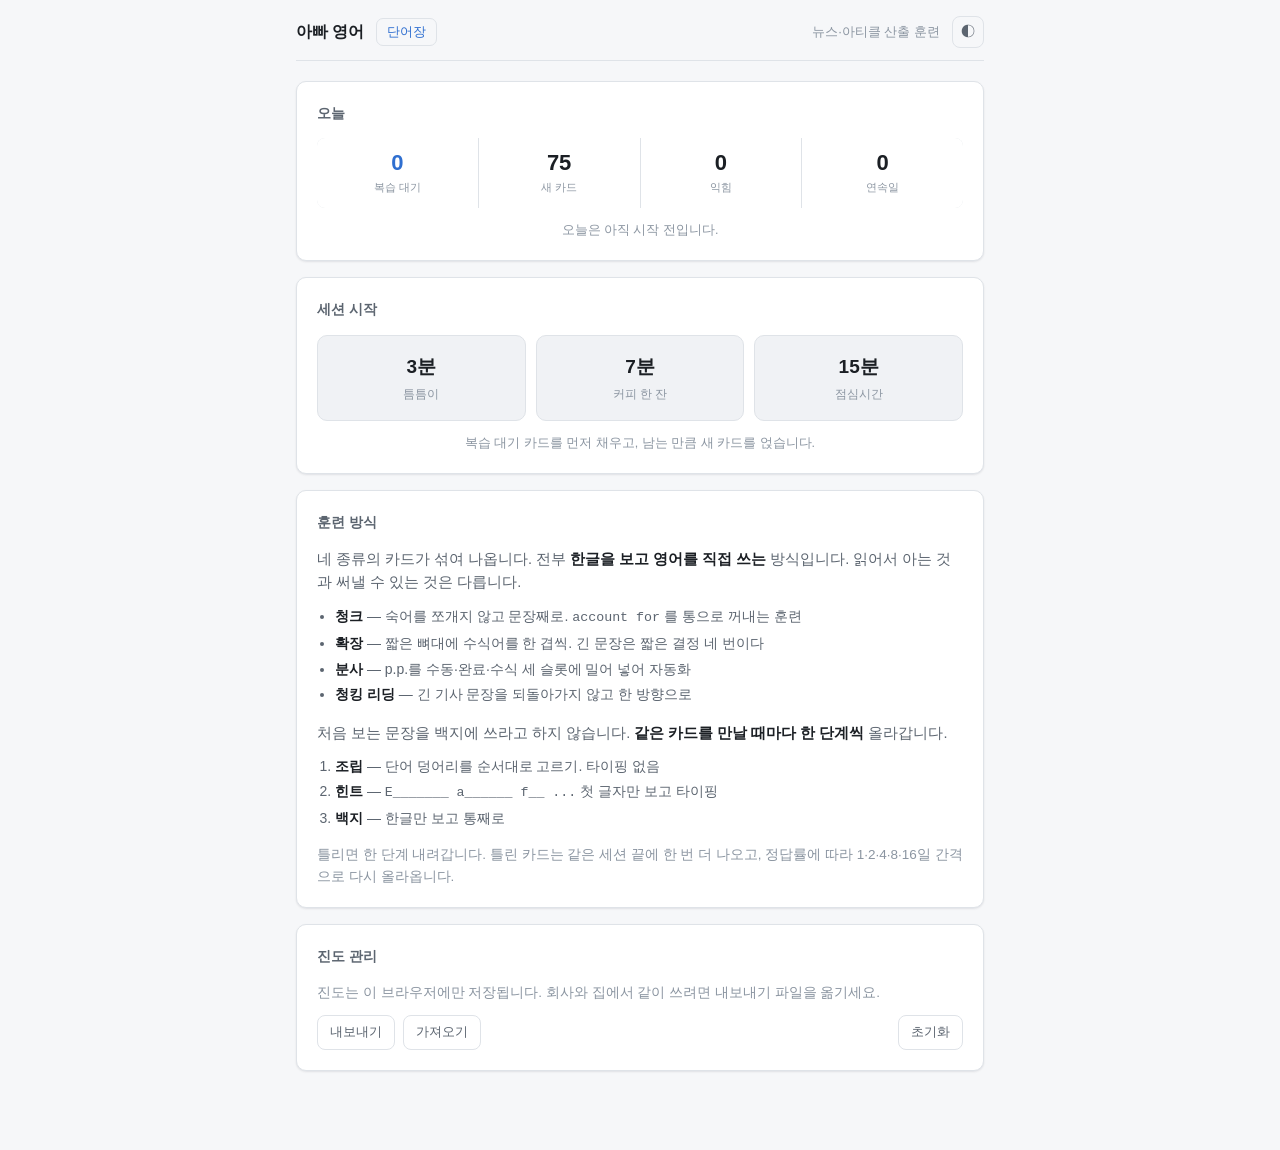
<file: index.html>
<!doctype html>
<html lang="ko">
<head>
<meta charset="utf-8">
<meta name="viewport" content="width=device-width, initial-scale=1, viewport-fit=cover">
<title>아빠 영어</title>
<meta name="description" content="뉴스·아티클 영어를 3분 단위로 산출 훈련하는 학습지">
<meta name="color-scheme" content="light dark">
<link rel="icon" href="data:image/svg+xml,<svg xmlns='http://www.w3.org/2000/svg' viewBox='0 0 32 32'><text y='26' font-size='26'>📖</text></svg>">
<link rel="stylesheet" href="style.css">
</head>
<body>
<div class="wrap">

  <header class="top">
    <h1>아빠 영어</h1>
    <a class="navlink" href="vocab.html">단어장</a>
    <span class="sub">뉴스·아티클 산출 훈련</span>
    <button class="icon-btn" id="btn-theme" title="화면 밝기 전환" aria-label="화면 밝기 전환">◐</button>
  </header>

  <!-- 홈 ───────────────────────────────── -->
  <section id="view-home">
    <div class="card">
      <h2>오늘</h2>
      <div class="stats">
        <div class="stat due"><div class="n" id="stat-due">0</div><div class="l">복습 대기</div></div>
        <div class="stat"><div class="n" id="stat-new">0</div><div class="l">새 카드</div></div>
        <div class="stat"><div class="n" id="stat-learned">0</div><div class="l">익힘</div></div>
        <div class="stat"><div class="n" id="stat-streak">0</div><div class="l">연속일</div></div>
      </div>
      <div class="foot" id="today-line" style="margin-top:12px"></div>
    </div>

    <div class="card">
      <h2>세션 시작</h2>
      <div class="modes">
        <button class="mode" data-min="3"><div class="t">3분</div><div class="d">틈틈이</div></button>
        <button class="mode" data-min="7"><div class="t">7분</div><div class="d">커피 한 잔</div></button>
        <button class="mode" data-min="15"><div class="t">15분</div><div class="d">점심시간</div></button>
      </div>
      <div class="foot" style="margin-top:12px">
        복습 대기 카드를 먼저 채우고, 남는 만큼 새 카드를 얹습니다.
      </div>
    </div>

    <div class="card">
      <h2>훈련 방식</h2>
      <p style="margin:0 0 10px;font-size:14.5px;color:var(--text-dim)">
        네 종류의 카드가 섞여 나옵니다. 전부 <b style="color:var(--text)">한글을 보고 영어를 직접 쓰는</b> 방식입니다.
        읽어서 아는 것과 써낼 수 있는 것은 다릅니다.
      </p>
      <ul style="margin:0;padding-left:18px;font-size:14px;color:var(--text-dim);line-height:1.85">
        <li><b style="color:var(--text)">청크</b> — 숙어를 쪼개지 않고 문장째로. <span class="mono">account for</span> 를 통으로 꺼내는 훈련</li>
        <li><b style="color:var(--text)">확장</b> — 짧은 뼈대에 수식어를 한 겹씩. 긴 문장은 짧은 결정 네 번이다</li>
        <li><b style="color:var(--text)">분사</b> — p.p.를 수동·완료·수식 세 슬롯에 밀어 넣어 자동화</li>
        <li><b style="color:var(--text)">청킹 리딩</b> — 긴 기사 문장을 되돌아가지 않고 한 방향으로</li>
      </ul>
      <p style="margin:14px 0 8px;font-size:14.5px;color:var(--text-dim)">
        처음 보는 문장을 백지에 쓰라고 하지 않습니다. <b style="color:var(--text)">같은 카드를 만날 때마다 한 단계씩</b> 올라갑니다.
      </p>
      <ol style="margin:0;padding-left:18px;font-size:14px;color:var(--text-dim);line-height:1.85">
        <li><b style="color:var(--text)">조립</b> — 단어 덩어리를 순서대로 고르기. 타이핑 없음</li>
        <li><b style="color:var(--text)">힌트</b> — <span class="mono">E_______ a______ f__ ...</span> 첫 글자만 보고 타이핑</li>
        <li><b style="color:var(--text)">백지</b> — 한글만 보고 통째로</li>
      </ol>
      <p style="margin:12px 0 0;font-size:13.5px;color:var(--text-faint)">
        틀리면 한 단계 내려갑니다. 틀린 카드는 같은 세션 끝에 한 번 더 나오고,
        정답률에 따라 1·2·4·8·16일 간격으로 다시 올라옵니다.
      </p>
    </div>

    <div class="card">
      <h2>진도 관리</h2>
      <p style="margin:0 0 12px;font-size:13.5px;color:var(--text-faint)">
        진도는 이 브라우저에만 저장됩니다. 회사와 집에서 같이 쓰려면 내보내기 파일을 옮기세요.
      </p>
      <div class="row">
        <button class="btn ghost sm" id="btn-export">내보내기</button>
        <label class="btn ghost sm" style="display:inline-block">
          가져오기<input type="file" id="file-import" accept="application/json,.json" hidden>
        </label>
        <div class="spacer"></div>
        <button class="btn ghost sm" id="btn-reset">초기화</button>
      </div>
    </div>
  </section>

  <!-- 세션 ─────────────────────────────── -->
  <section id="view-session" class="hidden">
    <div class="session-bar">
      <button class="btn ghost sm" id="btn-quit">그만</button>
      <div class="progress"><i id="progress-bar"></i></div>
      <span class="counter" id="counter"></span>
    </div>
    <div id="card-host"></div>
    <div class="foot"><span class="kbd">Enter</span> 확인·다음 · <span class="kbd">Esc</span> 종료</div>
  </section>

  <!-- 결과 ─────────────────────────────── -->
  <section id="view-result" class="hidden">
    <div class="card">
      <div class="done-big" id="result-big"></div>
      <div class="done-sub" id="result-sub"></div>
      <div id="result-review"></div>
      <div class="row end" style="margin-top:18px">
        <button class="btn ghost" id="btn-home">홈</button>
        <button class="btn" id="btn-again">3분 더</button>
      </div>
    </div>
  </section>

</div>

<script src="data/chunks.js"></script>
<script src="data/expand.js"></script>
<script src="data/pp.js"></script>
<script src="data/read.js"></script>
<script src="data/vocab.js"></script>
<script src="app.js"></script>
</body>
</html>
</file>
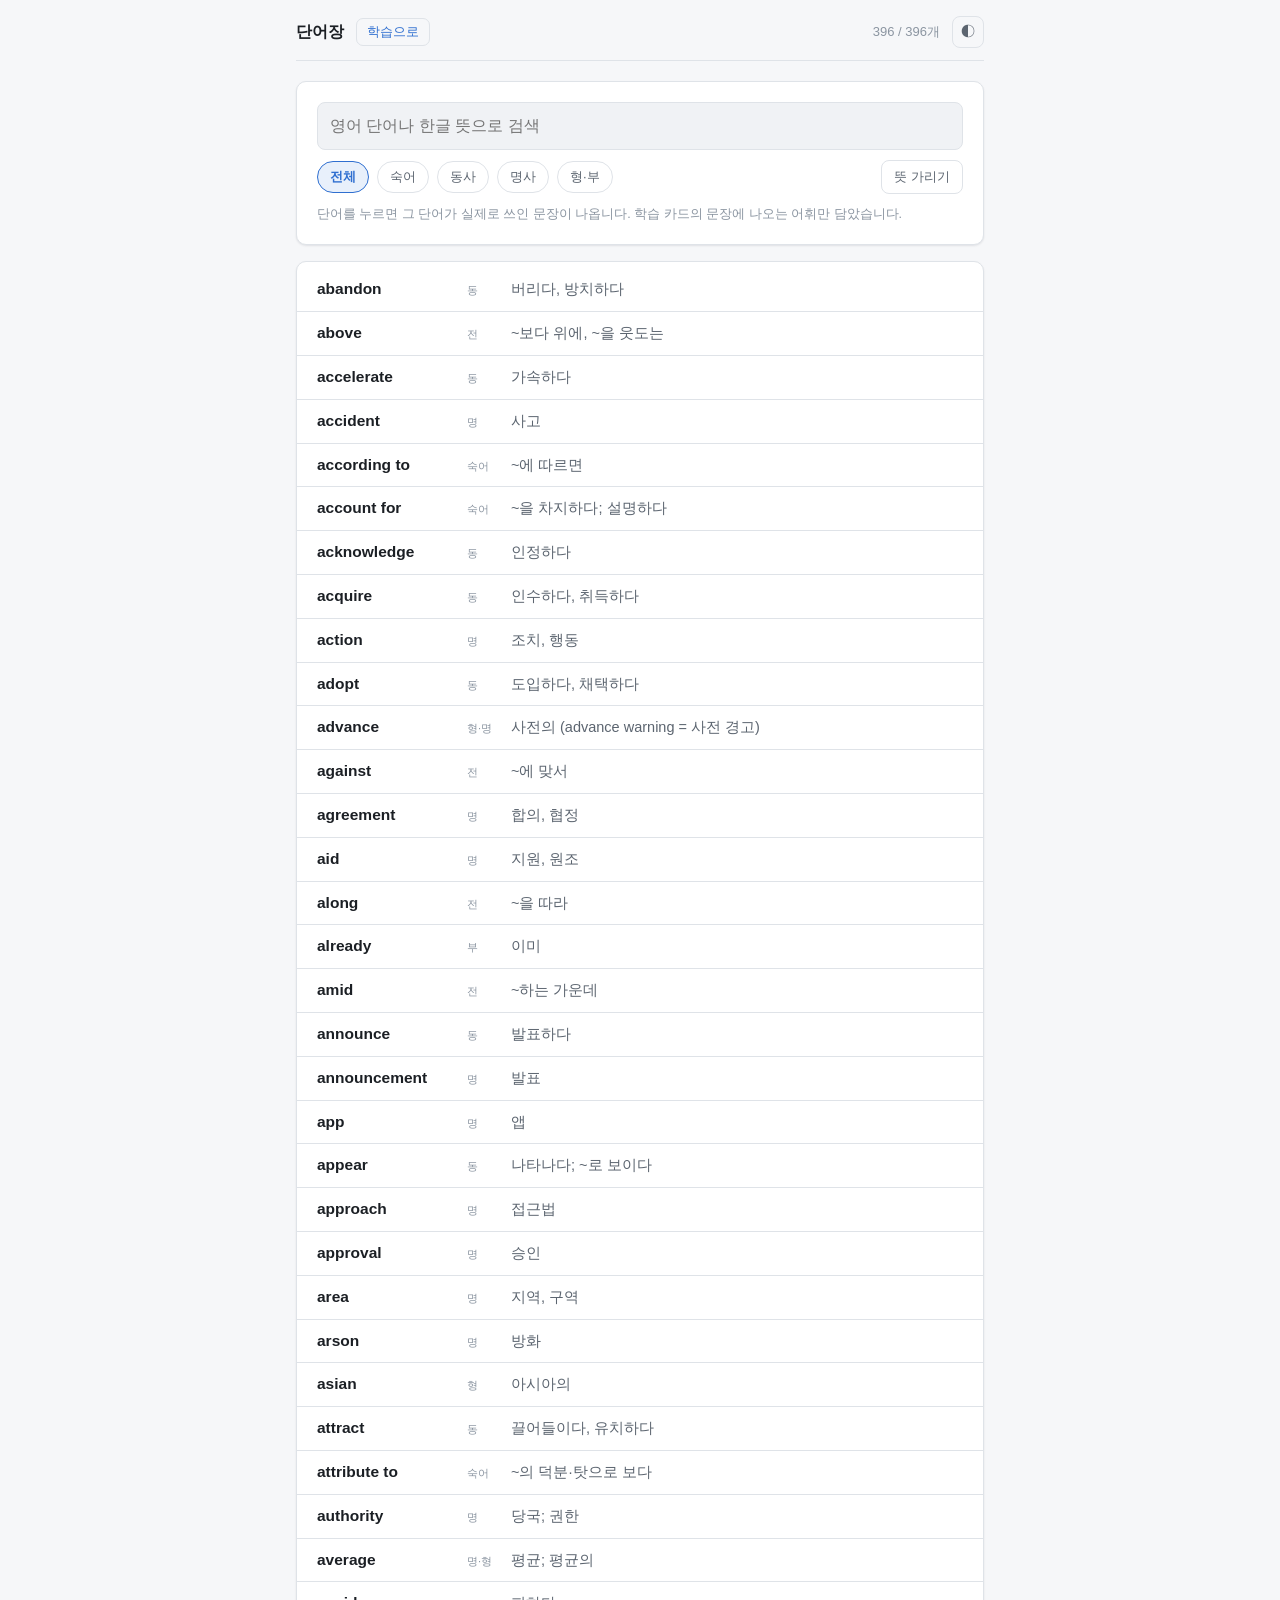
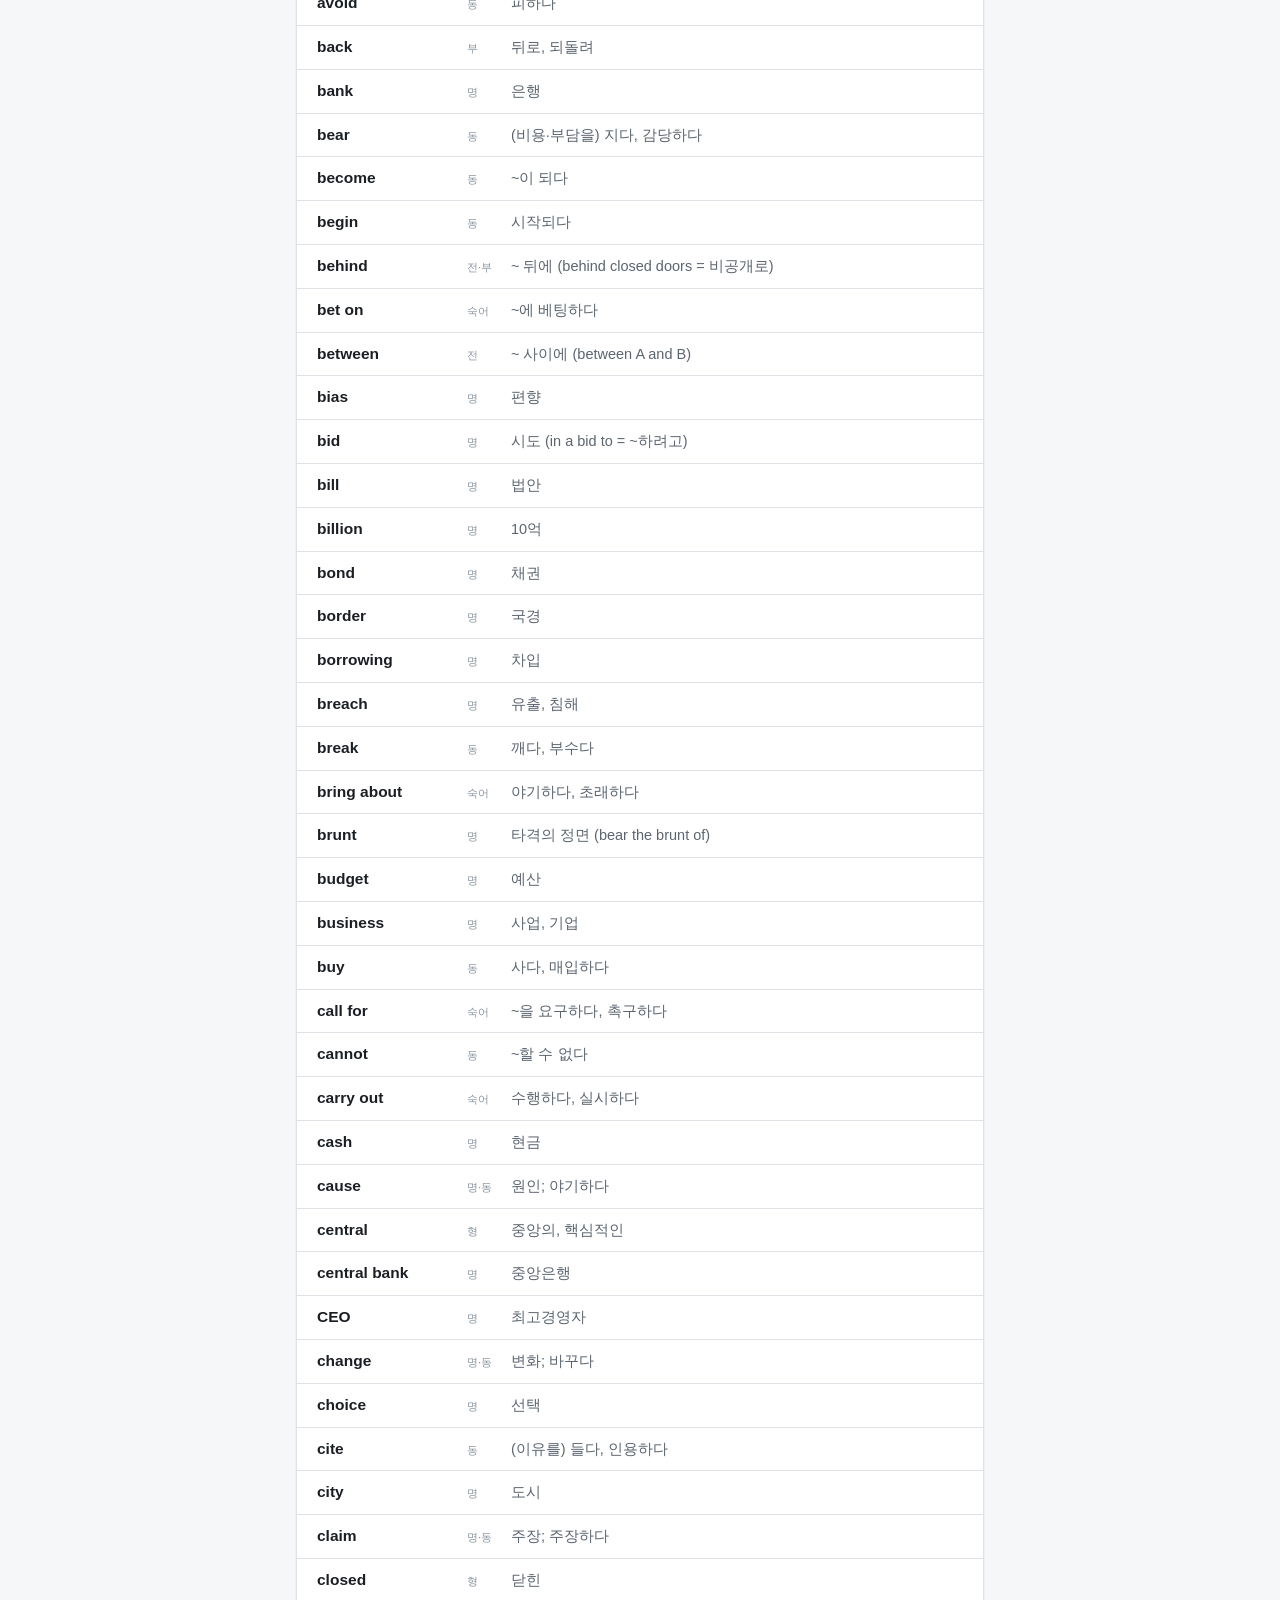
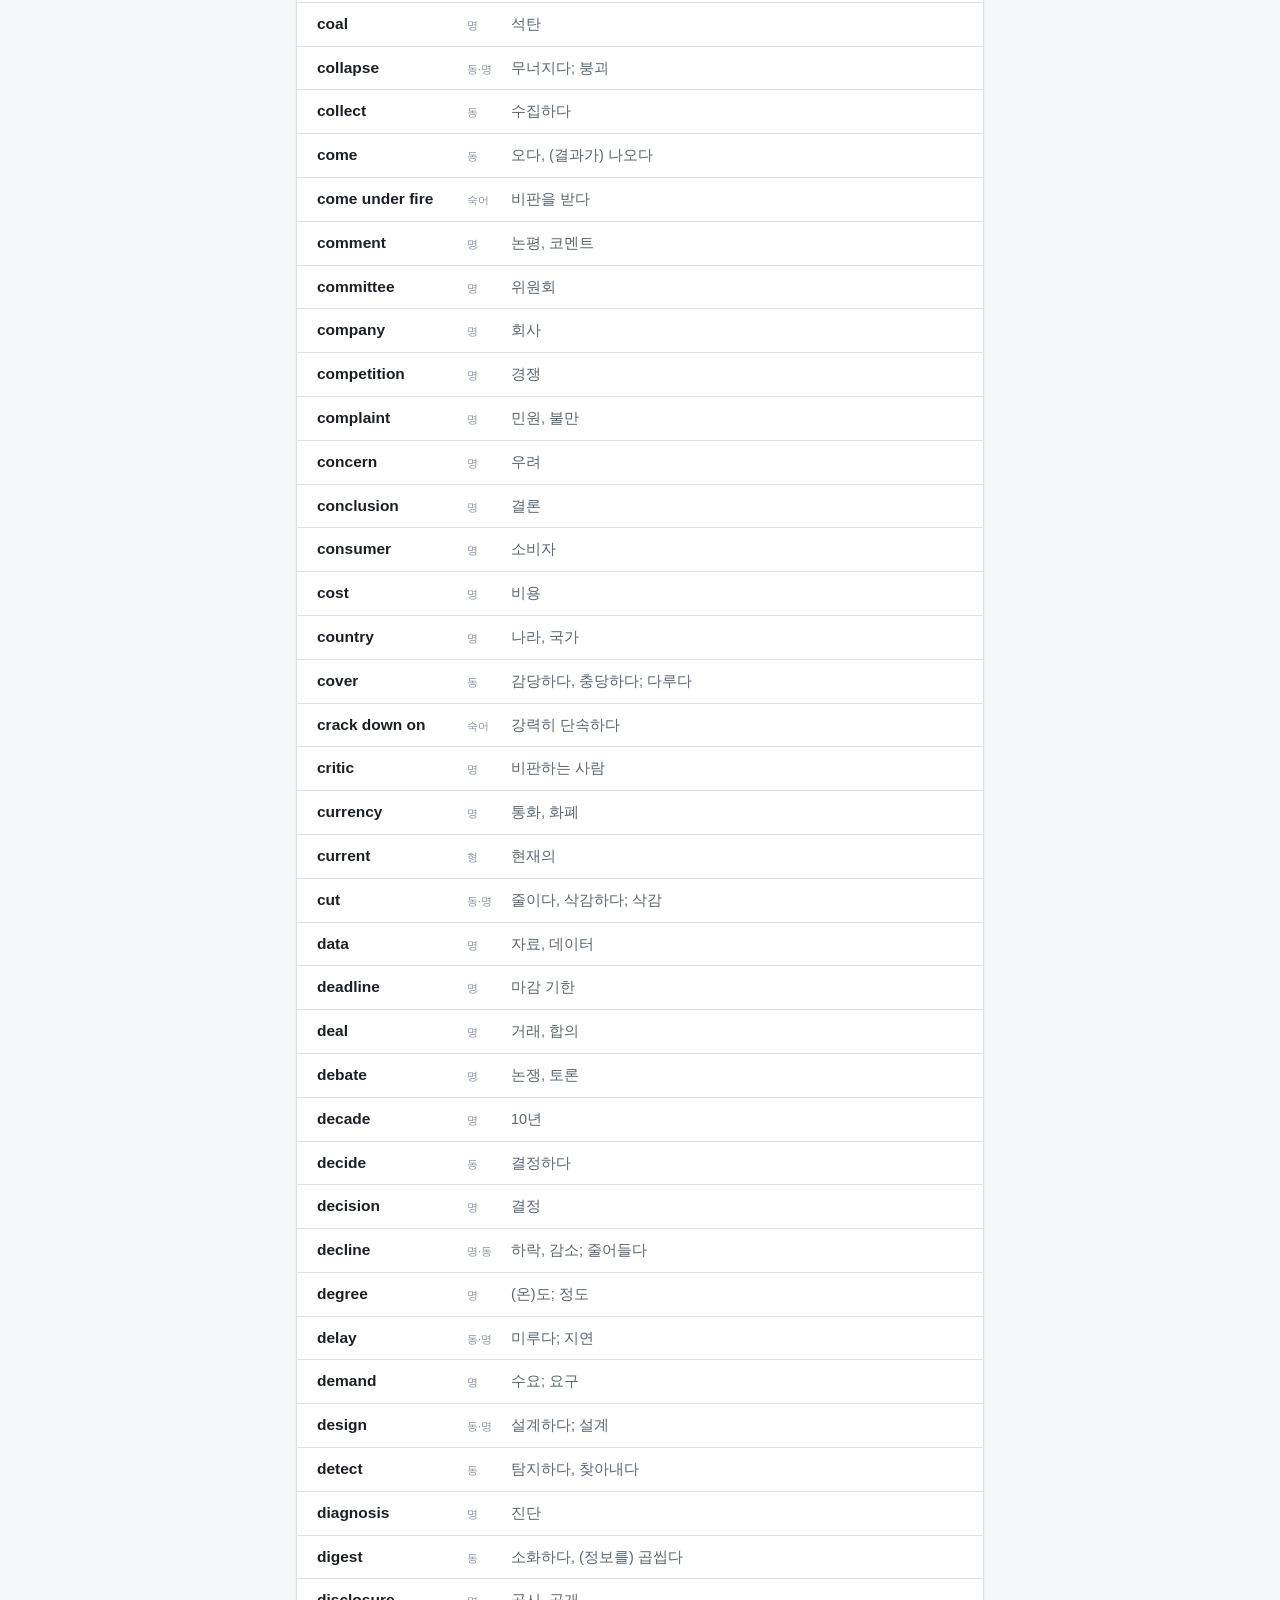
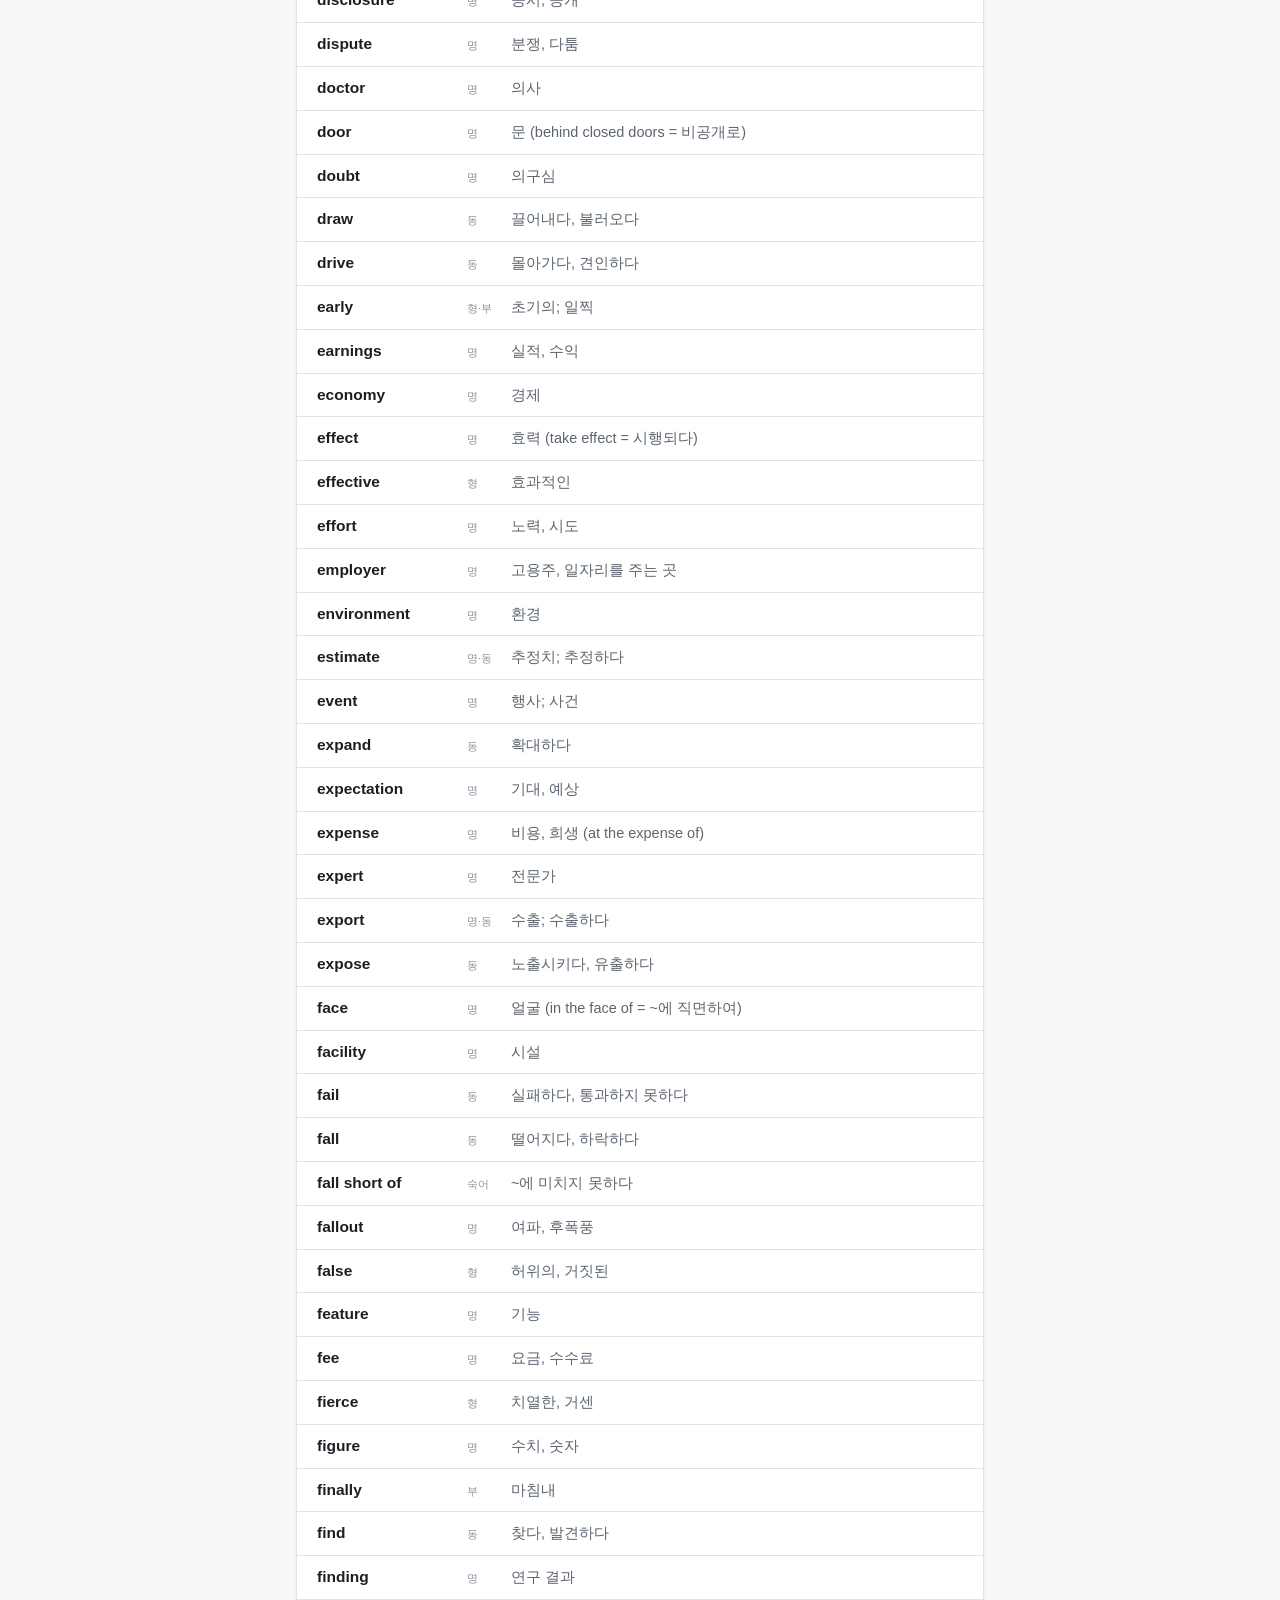
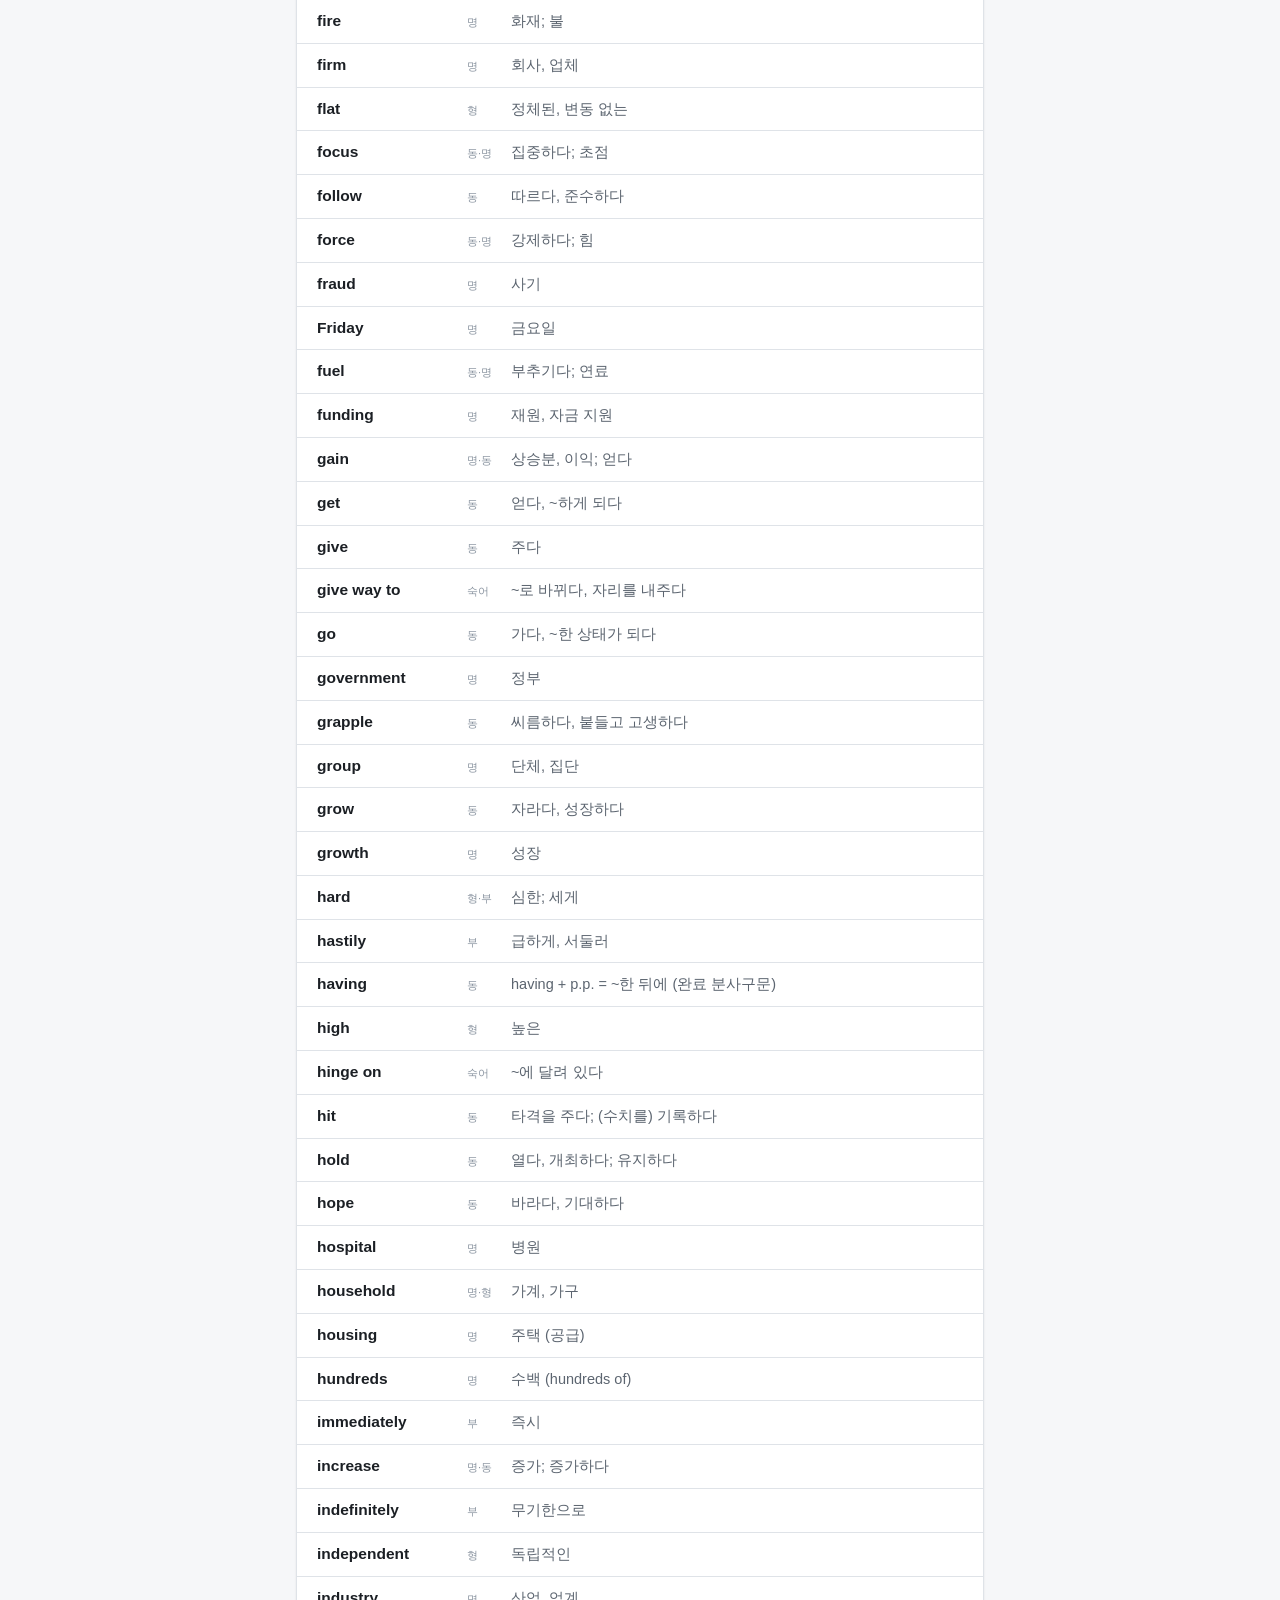
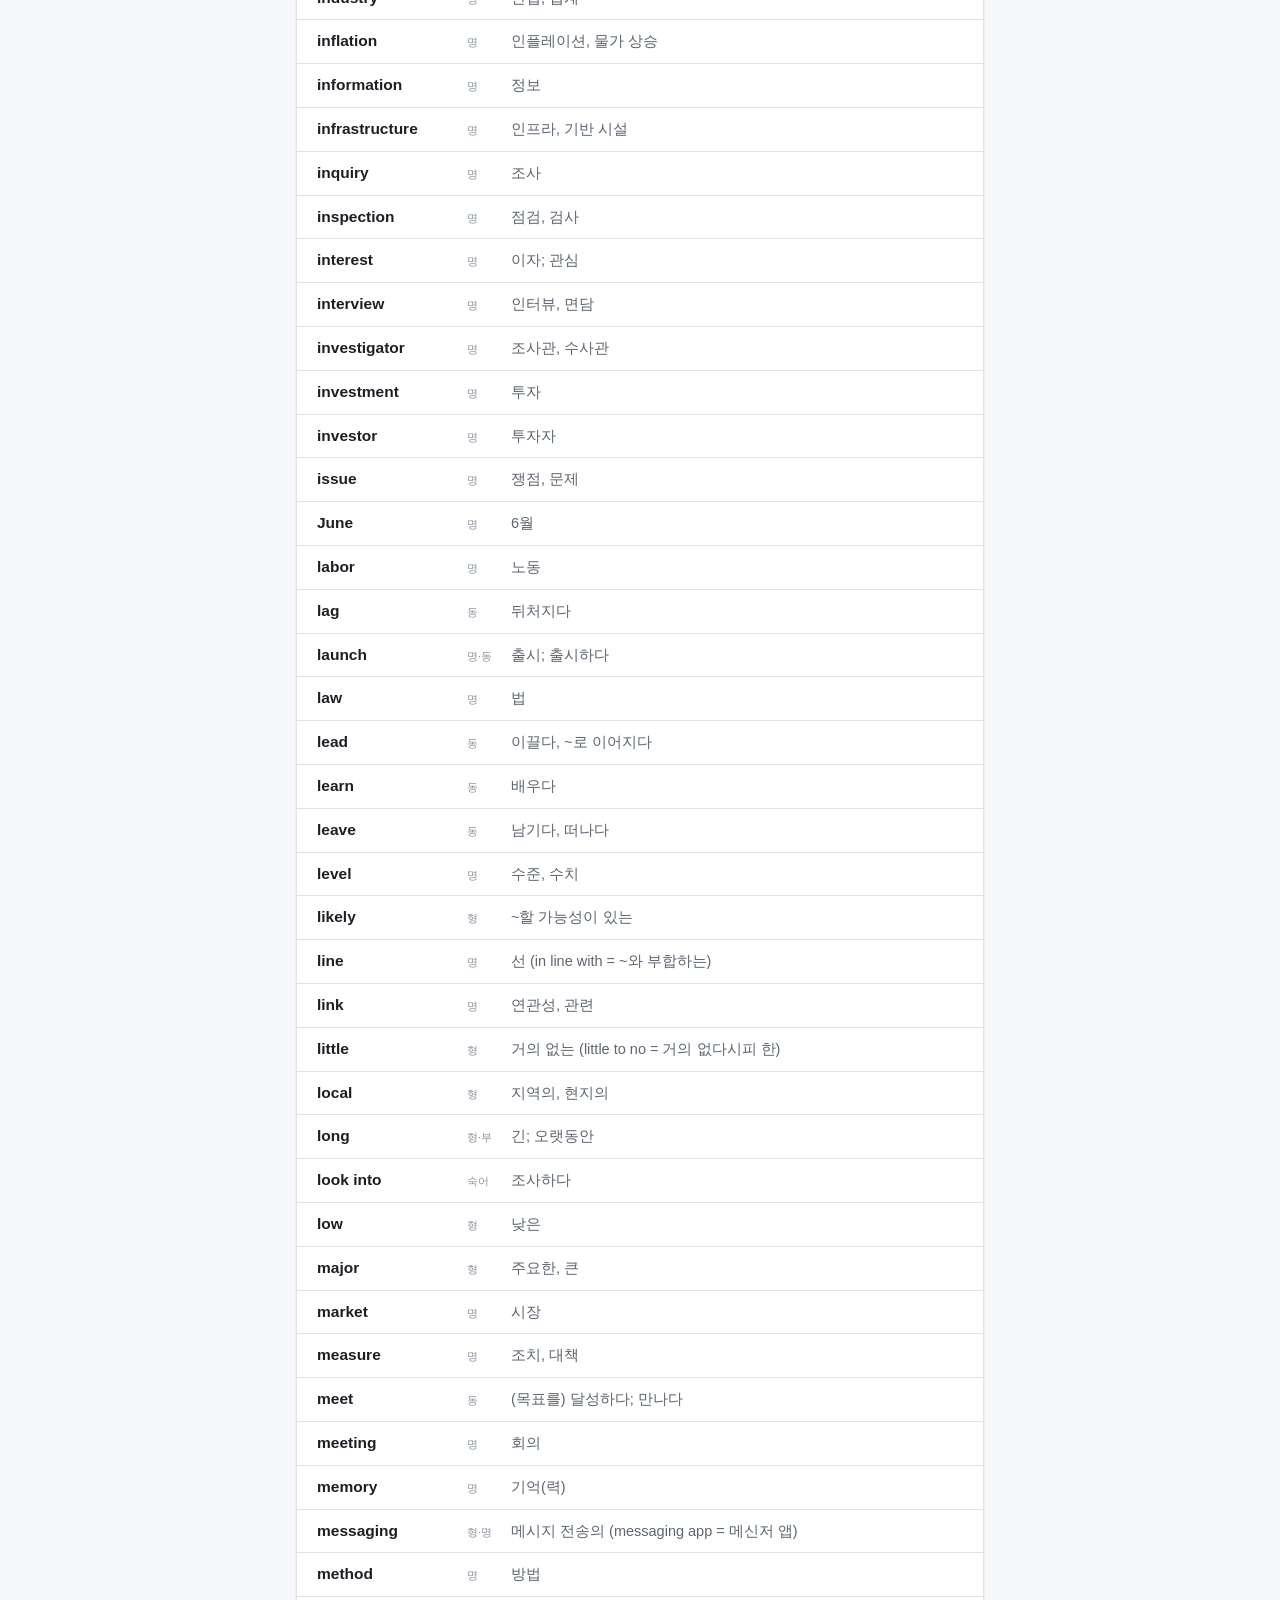
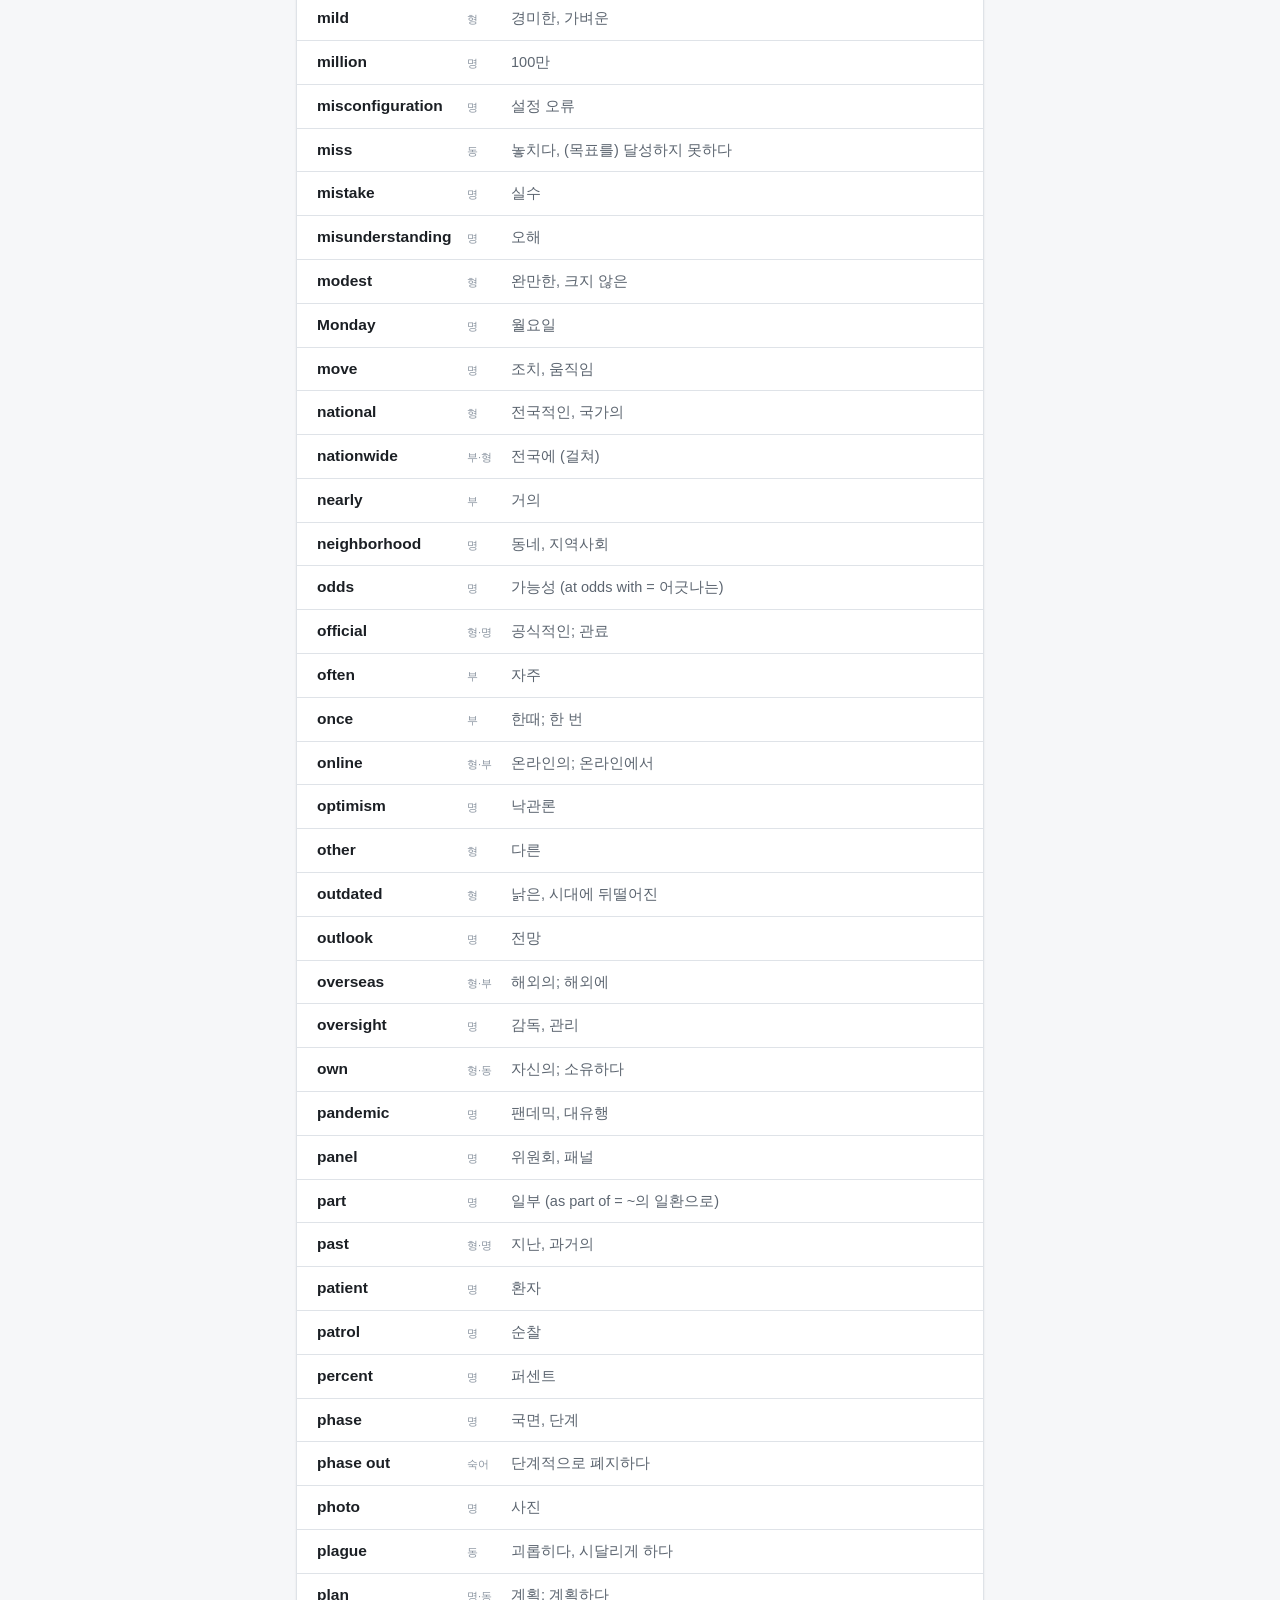
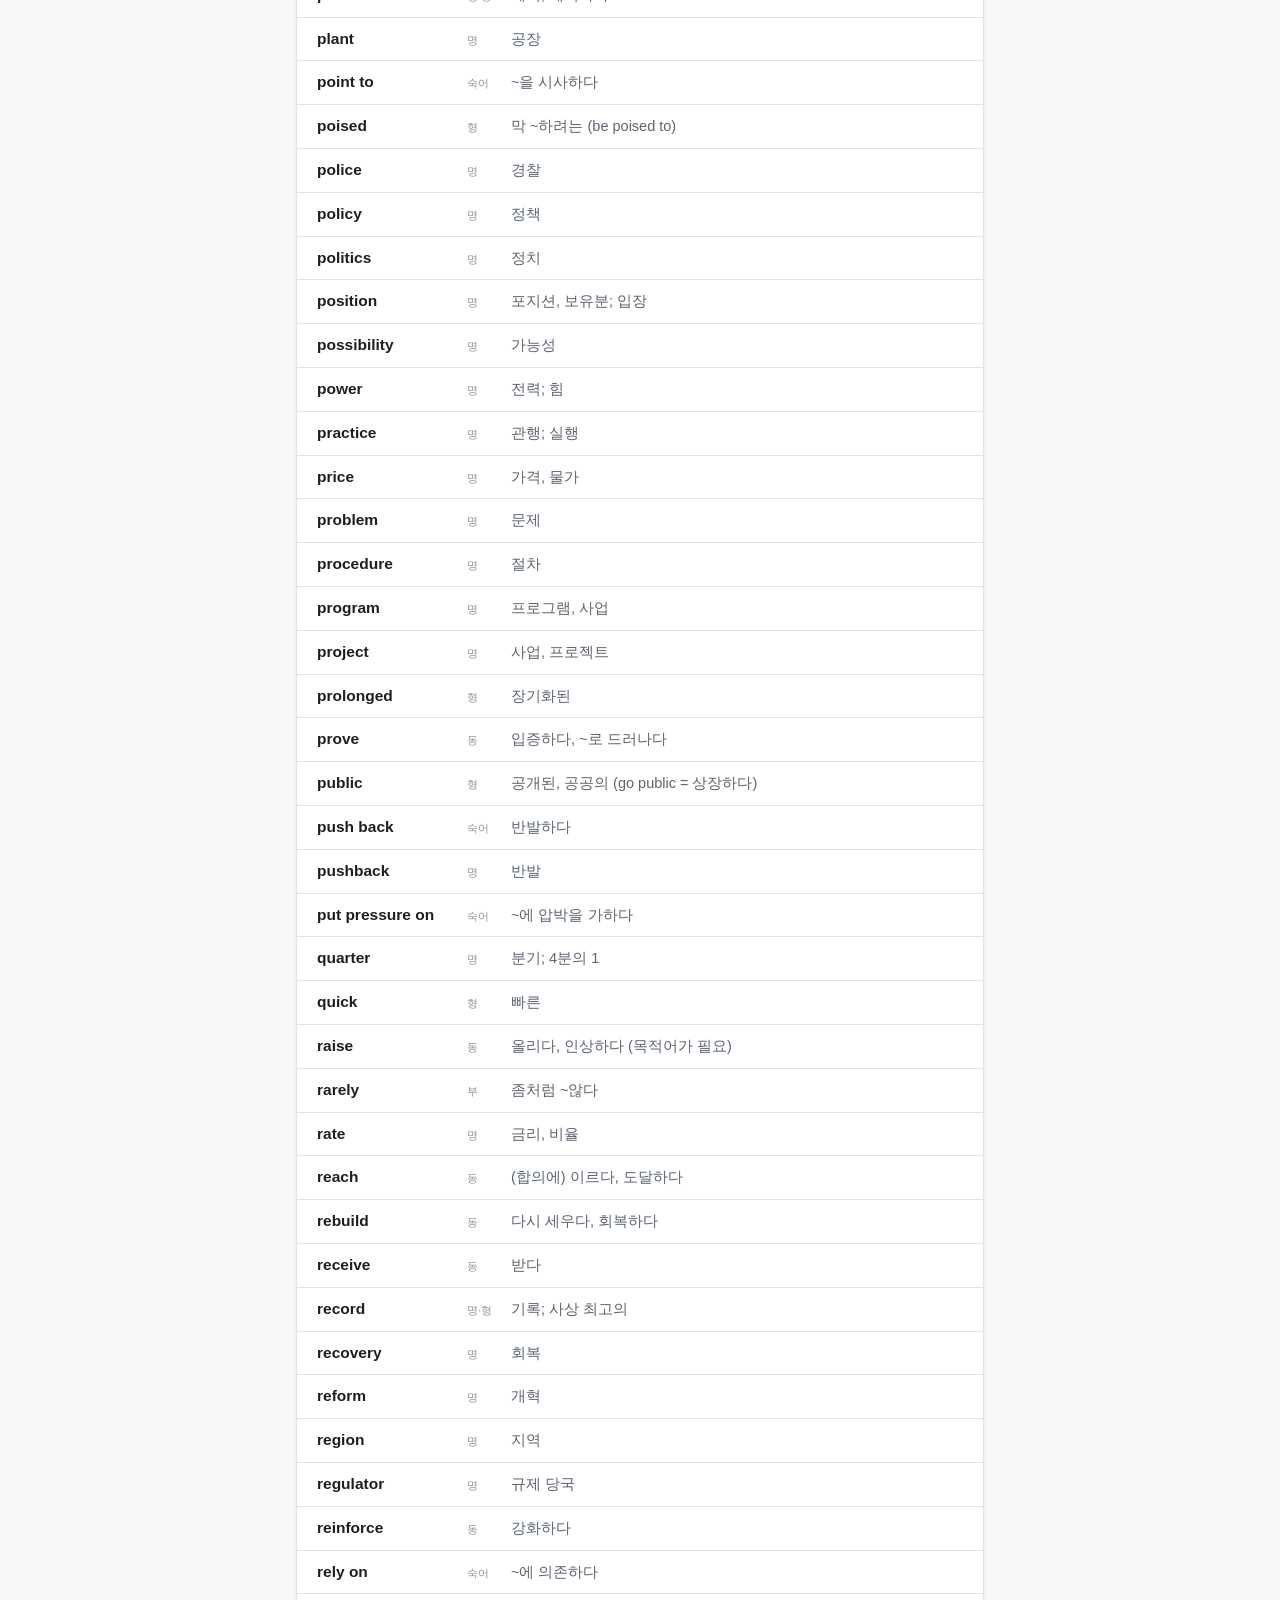
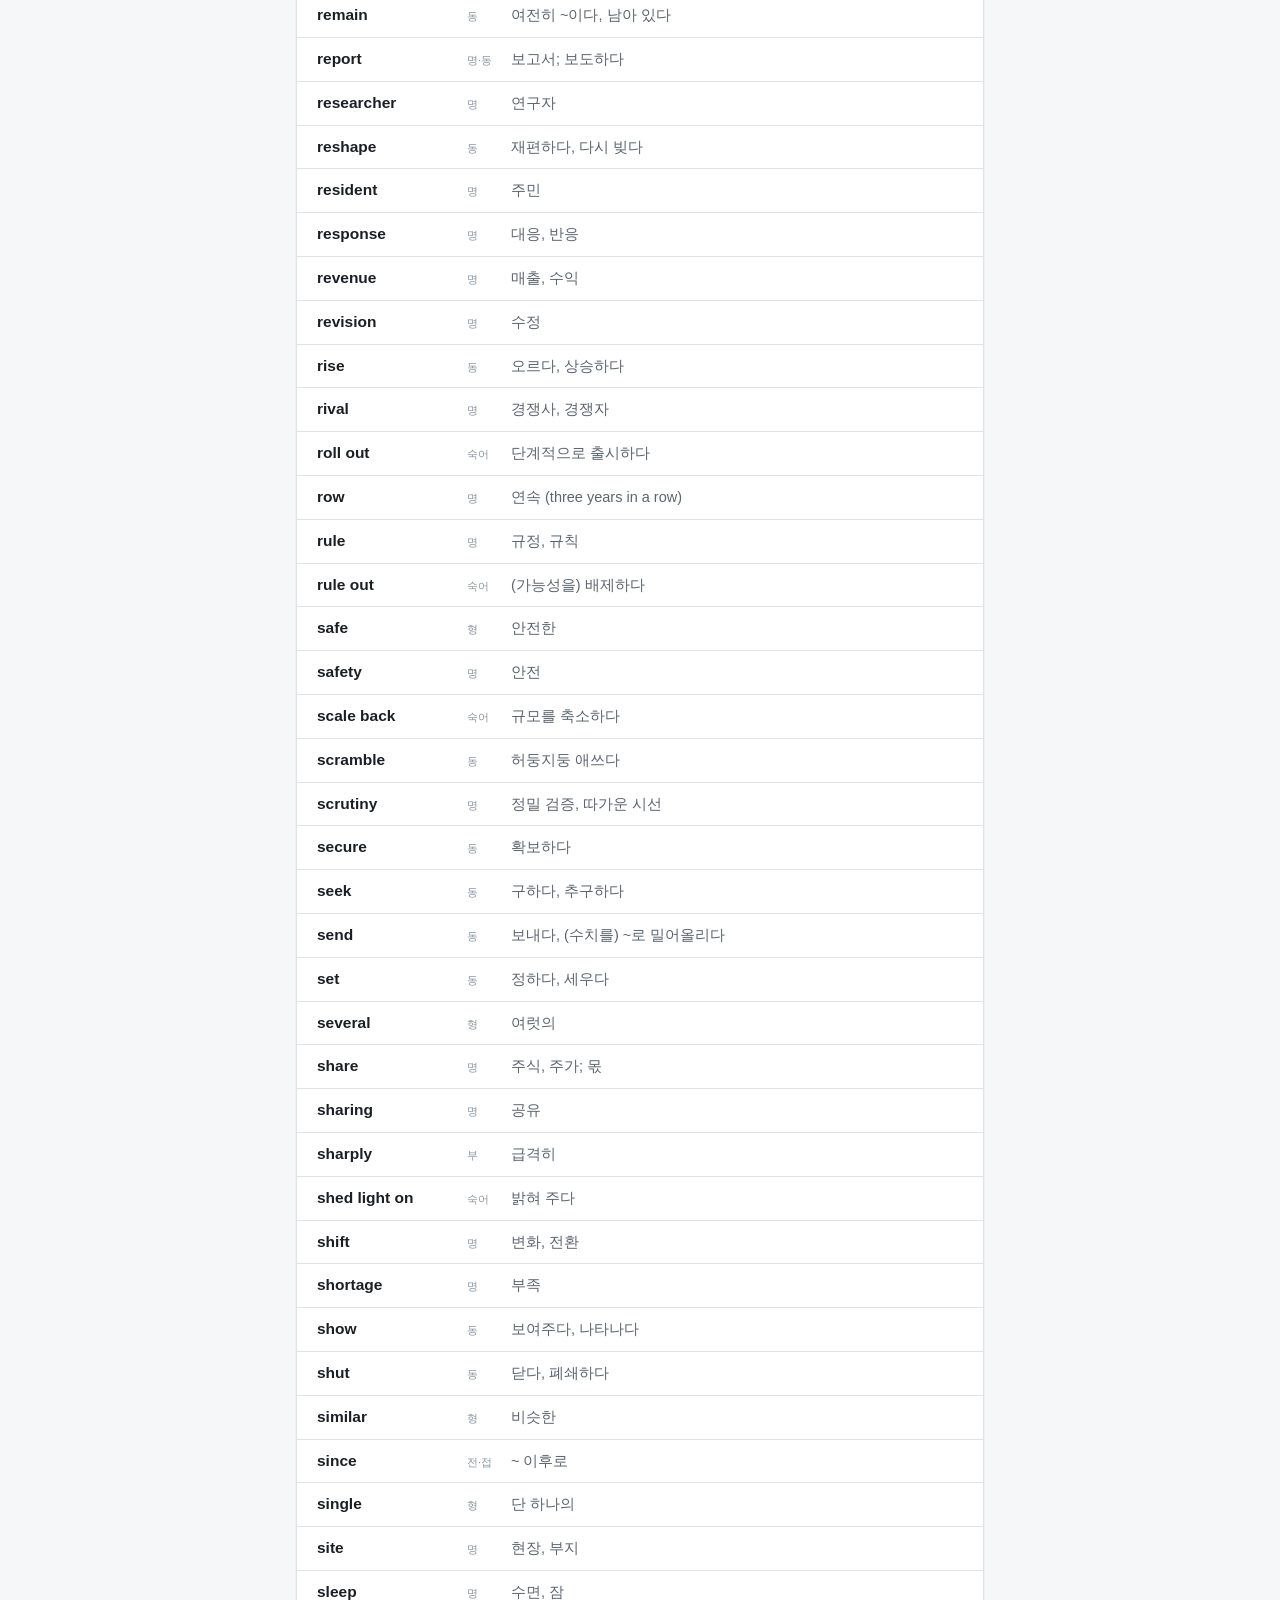
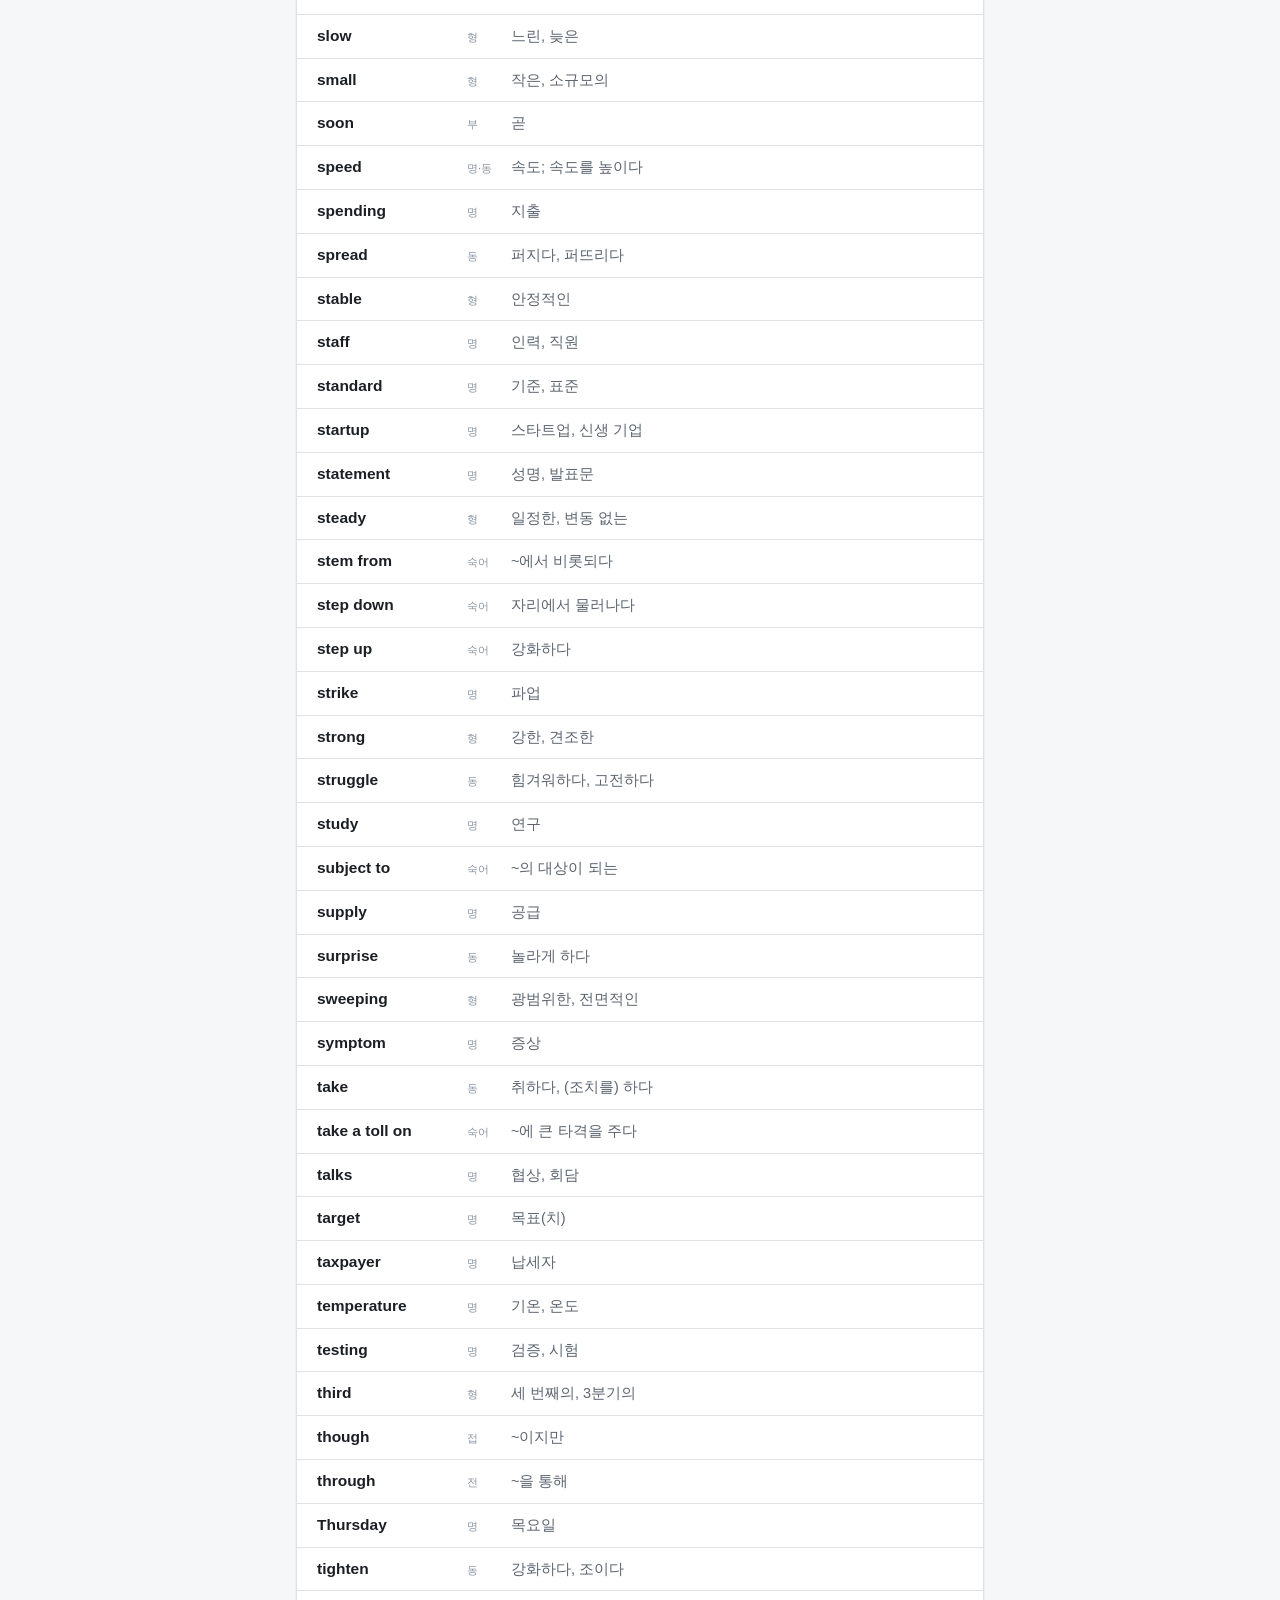
<file: vocab.html>
<!doctype html>
<html lang="ko">
<head>
<meta charset="utf-8">
<meta name="viewport" content="width=device-width, initial-scale=1, viewport-fit=cover">
<title>단어장 — 아빠 영어</title>
<meta name="description" content="학습 문장에 쓰인 어휘 전체와 예문">
<meta name="color-scheme" content="light dark">
<link rel="icon" href="data:image/svg+xml,<svg xmlns='http://www.w3.org/2000/svg' viewBox='0 0 32 32'><text y='26' font-size='26'>📖</text></svg>">
<link rel="stylesheet" href="style.css">
</head>
<body>
<div class="wrap">

  <header class="top">
    <h1>단어장</h1>
    <a class="navlink" href="index.html">학습으로</a>
    <span class="sub" id="count"></span>
    <button class="icon-btn" id="btn-theme" title="화면 밝기 전환" aria-label="화면 밝기 전환">◐</button>
  </header>

  <div class="card">
    <input id="q" class="search" type="search" placeholder="영어 단어나 한글 뜻으로 검색" autocomplete="off" spellcheck="false">
    <div class="row" style="margin-top:10px">
      <button class="chip on" data-pos="all">전체</button>
      <button class="chip" data-pos="숙어">숙어</button>
      <button class="chip" data-pos="동">동사</button>
      <button class="chip" data-pos="명">명사</button>
      <button class="chip" data-pos="형부">형·부</button>
      <div class="spacer"></div>
      <button class="btn ghost sm" id="btn-mask">뜻 가리기</button>
    </div>
    <div class="foot" style="margin-top:10px;text-align:left">
      단어를 누르면 그 단어가 실제로 쓰인 문장이 나옵니다.
      학습 카드의 문장에 나오는 어휘만 담았습니다.
    </div>
  </div>

  <div id="list"></div>

</div>

<script src="data/chunks.js"></script>
<script src="data/expand.js"></script>
<script src="data/pp.js"></script>
<script src="data/read.js"></script>
<script src="data/vocab.js"></script>
<script src="vocab-page.js"></script>
</body>
</html>
</file>
<file: style.css>
:root {
  --bg: #f6f7f9;
  --surface: #ffffff;
  --surface-2: #f0f2f5;
  --border: #dfe3e8;
  --text: #1b1f24;
  --text-dim: #5c6570;
  --text-faint: #8b95a1;
  --accent: #2f6fd0;
  --accent-soft: #e8f0fb;
  --ok: #1d7a4c;
  --ok-soft: #e4f4eb;
  --bad: #b3372e;
  --bad-soft: #fbeae8;
  --warn: #8a6100;
  --warn-soft: #fbf2de;
  --radius: 10px;
  --shadow: 0 1px 2px rgba(16, 24, 40, .06), 0 1px 3px rgba(16, 24, 40, .04);
}
@media (prefers-color-scheme: dark) {
  :root:not([data-theme="light"]) {
    --bg: #14171a;
    --surface: #1c2024;
    --surface-2: #23282d;
    --border: #2e353b;
    --text: #e6e9ec;
    --text-dim: #a2acb6;
    --text-faint: #75808b;
    --accent: #6ba3f0;
    --accent-soft: #1c2a3d;
    --ok: #5cc48c;
    --ok-soft: #162b20;
    --bad: #f08479;
    --bad-soft: #33201e;
    --warn: #ddb35c;
    --warn-soft: #2e2716;
    --shadow: 0 1px 2px rgba(0, 0, 0, .3);
  }
}
:root[data-theme="dark"] {
  --bg: #14171a; --surface: #1c2024; --surface-2: #23282d; --border: #2e353b;
  --text: #e6e9ec; --text-dim: #a2acb6; --text-faint: #75808b;
  --accent: #6ba3f0; --accent-soft: #1c2a3d;
  --ok: #5cc48c; --ok-soft: #162b20; --bad: #f08479; --bad-soft: #33201e;
  --warn: #ddb35c; --warn-soft: #2e2716;
  --shadow: 0 1px 2px rgba(0, 0, 0, .3);
}

* { box-sizing: border-box; }
html { -webkit-text-size-adjust: 100%; }
body {
  margin: 0;
  background: var(--bg);
  color: var(--text);
  font-family: -apple-system, BlinkMacSystemFont, "Segoe UI", "Apple SD Gothic Neo",
               "Malgun Gothic", "Noto Sans KR", Roboto, sans-serif;
  font-size: 16px;
  line-height: 1.6;
}
.wrap { max-width: 720px; margin: 0 auto; padding: 0 16px 64px; }

header.top {
  display: flex; align-items: center; gap: 12px;
  padding: 16px 0 12px; border-bottom: 1px solid var(--border); margin-bottom: 20px;
}
header.top h1 { font-size: 16px; margin: 0; font-weight: 650; letter-spacing: -.01em; }
header.top .sub { font-size: 13px; color: var(--text-faint); margin-left: auto; }
.icon-btn {
  background: none; border: 1px solid var(--border); color: var(--text-dim);
  border-radius: 8px; width: 32px; height: 32px; cursor: pointer; font-size: 14px;
  display: inline-flex; align-items: center; justify-content: center; padding: 0;
}
.icon-btn:hover { background: var(--surface-2); }

.card {
  background: var(--surface); border: 1px solid var(--border);
  border-radius: var(--radius); box-shadow: var(--shadow);
  padding: 20px; margin-bottom: 16px;
}
.card h2 { font-size: 14px; margin: 0 0 14px; color: var(--text-dim); font-weight: 600; letter-spacing: .01em; }

.stats { display: grid; grid-template-columns: repeat(4, 1fr); gap: 1px; background: var(--border); border-radius: 8px; overflow: hidden; }
.stat { background: var(--surface); padding: 12px 8px; text-align: center; }
.stat .n { font-size: 22px; font-weight: 650; line-height: 1.2; font-variant-numeric: tabular-nums; }
.stat .l { font-size: 11px; color: var(--text-faint); margin-top: 2px; }
.stat.due .n { color: var(--accent); }

.modes { display: grid; grid-template-columns: repeat(3, 1fr); gap: 10px; }
.mode {
  background: var(--surface-2); border: 1px solid var(--border); border-radius: var(--radius);
  padding: 16px 10px; cursor: pointer; text-align: center; font: inherit; color: var(--text);
  transition: border-color .12s, background .12s;
}
.mode:hover { border-color: var(--accent); background: var(--accent-soft); }
.mode .t { font-size: 19px; font-weight: 650; }
.mode .d { font-size: 12px; color: var(--text-faint); margin-top: 3px; }

.btn {
  font: inherit; font-weight: 550; cursor: pointer;
  background: var(--accent); color: #fff; border: 1px solid transparent;
  border-radius: 8px; padding: 10px 18px;
}
.btn:hover { filter: brightness(1.06); }
.btn.ghost { background: transparent; color: var(--text-dim); border-color: var(--border); }
.btn.ghost:hover { background: var(--surface-2); filter: none; }
.btn.sm { padding: 6px 12px; font-size: 13px; }
.btn:disabled { opacity: .5; cursor: default; }
.row { display: flex; gap: 8px; flex-wrap: wrap; align-items: center; }
.row.end { justify-content: flex-end; }
.spacer { flex: 1; }

/* ── 세션 ───────────────────────────── */
.session-bar { display: flex; align-items: center; gap: 12px; margin-bottom: 14px; }
.progress { flex: 1; height: 5px; background: var(--surface-2); border-radius: 3px; overflow: hidden; }
.progress > i { display: block; height: 100%; background: var(--accent); width: 0; transition: width .25s; }
.counter { font-size: 12px; color: var(--text-faint); font-variant-numeric: tabular-nums; }

.tag {
  display: inline-block; font-size: 11px; font-weight: 600; letter-spacing: .02em;
  padding: 3px 9px; border-radius: 99px; background: var(--accent-soft); color: var(--accent);
}
.tag.pp { background: var(--warn-soft); color: var(--warn); }
.tag.ex { background: var(--ok-soft); color: var(--ok); }
.tag.rd { background: var(--surface-2); color: var(--text-dim); }

.prompt-ko { font-size: 19px; font-weight: 550; margin: 14px 0 6px; line-height: 1.5; letter-spacing: -.01em; }
.hint { font-size: 13px; color: var(--text-dim); margin-bottom: 4px; }
.hint b { color: var(--accent); font-weight: 650; }
.hint .mono { font-family: ui-monospace, SFMono-Regular, Menlo, Consolas, monospace; }

textarea.answer {
  width: 100%; min-height: 72px; resize: vertical; margin-top: 12px;
  font: inherit; line-height: 1.55; color: var(--text);
  background: var(--surface-2); border: 1px solid var(--border);
  border-radius: 8px; padding: 11px 12px;
}
textarea.answer:focus { outline: none; border-color: var(--accent); background: var(--surface); }
textarea.answer:disabled { opacity: .75; }

.verdict { margin-top: 14px; padding: 13px 14px; border-radius: 8px; font-size: 14px; }
.verdict.ok { background: var(--ok-soft); color: var(--ok); }
.verdict.near { background: var(--warn-soft); color: var(--warn); }
.verdict.bad { background: var(--bad-soft); color: var(--bad); }
.verdict .head { font-weight: 650; margin-bottom: 6px; }
.answer-line { font-size: 17px; line-height: 1.6; color: var(--text); margin: 10px 0 0; }
.answer-line .miss { background: var(--bad-soft); color: var(--bad); border-radius: 3px; padding: 0 3px; font-weight: 600; }
.answer-line .hit { color: var(--text); }
.tip { margin-top: 12px; font-size: 13.5px; color: var(--text-dim); border-left: 3px solid var(--border); padding-left: 11px; }

/* 확장 드릴 계단 */
.ladder { margin: 0 0 4px; padding: 0; list-style: none; }
.ladder li {
  font-size: 14.5px; color: var(--text-faint); padding: 5px 0 5px 22px; position: relative; line-height: 1.5;
}
.ladder li::before {
  content: attr(data-n); position: absolute; left: 0; top: 5px;
  font-size: 11px; color: var(--text-faint); font-variant-numeric: tabular-nums;
}
.ladder li.done { color: var(--text-dim); }
.ladder li.cur { color: var(--text); font-weight: 550; }
.add-note { font-size: 12.5px; color: var(--accent); margin-top: 2px; }

/* 청킹 리딩 */
.chunkline { margin: 10px 0; }
.chunkline .en { font-size: 17.5px; line-height: 1.55; }
.chunkline .ko { font-size: 14px; color: var(--text-dim); margin-top: 2px; }
.chunkline.pending { opacity: .28; }
.whole { font-size: 17px; line-height: 1.7; background: var(--surface-2); padding: 14px; border-radius: 8px; margin-top: 8px; }

/* 결과 */
.done-big { font-size: 30px; font-weight: 650; text-align: center; margin: 8px 0 2px; }
.done-sub { text-align: center; color: var(--text-faint); font-size: 14px; margin-bottom: 18px; }
.review-item { border-top: 1px solid var(--border); padding: 11px 0; font-size: 14.5px; }
.review-item:first-of-type { border-top: none; }
.review-item .q { color: var(--text-dim); font-size: 13px; }
.review-item .a { margin-top: 2px; }

.kbd { font-family: ui-monospace, Menlo, Consolas, monospace; font-size: 11.5px; background: var(--surface-2);
       border: 1px solid var(--border); border-radius: 4px; padding: 1px 5px; color: var(--text-dim); }
.foot { font-size: 12.5px; color: var(--text-faint); text-align: center; margin-top: 6px; }
.hidden { display: none !important; }

@media (max-width: 520px) {
  .stats { grid-template-columns: repeat(2, 1fr); }
  .prompt-ko { font-size: 17.5px; }
  .card { padding: 16px; }
}

.mono { font-family: ui-monospace, SFMono-Regular, Menlo, Consolas, monospace; font-size: .95em; }

/* ── 난이도 사다리 ─────────────────────── */
/* 2단계: 첫 글자 뼈대 */
.skel {
  font-family: ui-monospace, SFMono-Regular, Menlo, Consolas, monospace;
  font-size: 15px; letter-spacing: .04em; color: var(--text-dim);
  background: var(--surface-2); border: 1px solid var(--border);
  border-radius: 8px; padding: 10px 12px; margin-top: 12px; word-break: break-word;
}
/* 1단계: 덩어리 조립 */
.built {
  min-height: 52px; margin-top: 14px; padding: 9px;
  background: var(--surface-2); border: 1px dashed var(--border); border-radius: 8px;
  display: flex; flex-wrap: wrap; gap: 6px; align-items: flex-start;
}
.built-empty { color: var(--text-faint); font-size: 14px; padding: 4px 3px; }
.pool { display: flex; flex-wrap: wrap; gap: 8px; margin-top: 12px; }
.blk {
  font: inherit; font-size: 16px; line-height: 1.4; padding: 8px 12px;
  border-radius: 8px; border: 1px solid var(--border);
  background: var(--surface); color: var(--text); cursor: pointer;
}
.blk:hover { border-color: var(--accent); }
.blk.picked { background: var(--accent-soft); border-color: var(--accent); }
.blk.used { opacity: .28; cursor: default; }
.blk.used:hover { border-color: var(--border); }

/* ── 카드 안 단어 목록 ──────────────────── */
.words { margin-top: 12px; border: 1px solid var(--border); border-radius: 8px; background: var(--surface-2); }
.words > summary {
  cursor: pointer; padding: 8px 12px; font-size: 13px; color: var(--text-dim);
  list-style: none; user-select: none;
}
.words > summary::-webkit-details-marker { display: none; }
.words > summary::before { content: '▸ '; color: var(--text-faint); }
.words[open] > summary::before { content: '▾ '; }
.words > summary:hover { color: var(--text); }
.wlist { padding: 2px 12px 10px; display: grid; gap: 5px; }
.witem { display: flex; gap: 8px; align-items: baseline; font-size: 13.5px; line-height: 1.5; }
.witem b { font-weight: 600; min-width: 108px; color: var(--text); }
.witem i { font-style: normal; font-size: 11px; color: var(--text-faint); min-width: 32px; }
.witem span { color: var(--text-dim); flex: 1; }
.navlink {
  font-size: 13px; color: var(--accent); text-decoration: none;
  border: 1px solid var(--border); border-radius: 7px; padding: 3px 10px;
}
.navlink:hover { background: var(--accent-soft); }
@media (max-width: 520px) {
  .witem { flex-wrap: wrap; gap: 4px 8px; }
  .witem b { min-width: 0; }
}

/* ── 단어장 페이지 ─────────────────────── */
.search {
  width: 100%; font: inherit; font-size: 16px; color: var(--text);
  background: var(--surface-2); border: 1px solid var(--border);
  border-radius: 8px; padding: 10px 12px;
}
.search:focus { outline: none; border-color: var(--accent); background: var(--surface); }
.chip {
  font: inherit; font-size: 13px; cursor: pointer; padding: 5px 12px; border-radius: 99px;
  border: 1px solid var(--border); background: var(--surface); color: var(--text-dim);
}
.chip:hover { border-color: var(--accent); }
.chip.on { background: var(--accent-soft); border-color: var(--accent); color: var(--accent); font-weight: 600; }
.vcard { padding: 6px 0; }
.vrow { padding: 9px 20px; border-top: 1px solid var(--border); cursor: pointer; }
.vrow:first-child { border-top: none; }
.vrow:hover { background: var(--surface-2); }
.vhead { display: flex; gap: 10px; align-items: baseline; }
.vw { font-size: 15.5px; font-weight: 600; min-width: 140px; }
.vpos { font-style: normal; font-size: 11px; color: var(--text-faint); min-width: 34px; }
.vko { color: var(--text-dim); font-size: 14.5px; flex: 1; }
.vko.masked {
  background: var(--surface-2); color: transparent; border-radius: 4px;
  box-shadow: inset 0 0 0 1px var(--border);
}
.vko.masked:hover { color: var(--text-dim); background: none; box-shadow: none; }
.vex:empty { display: none; }
.exline {
  margin-top: 7px; font-size: 15px; line-height: 1.6; color: var(--text);
  background: var(--surface-2); border-radius: 7px; padding: 9px 11px;
}
.exline .hl { color: var(--accent); font-weight: 650; }
.exline.dim { color: var(--text-faint); font-size: 13.5px; }
@media (max-width: 520px) {
  .vhead { flex-wrap: wrap; gap: 4px 10px; }
  .vw { min-width: 0; }
  .vko { flex-basis: 100%; }
}
</file>
